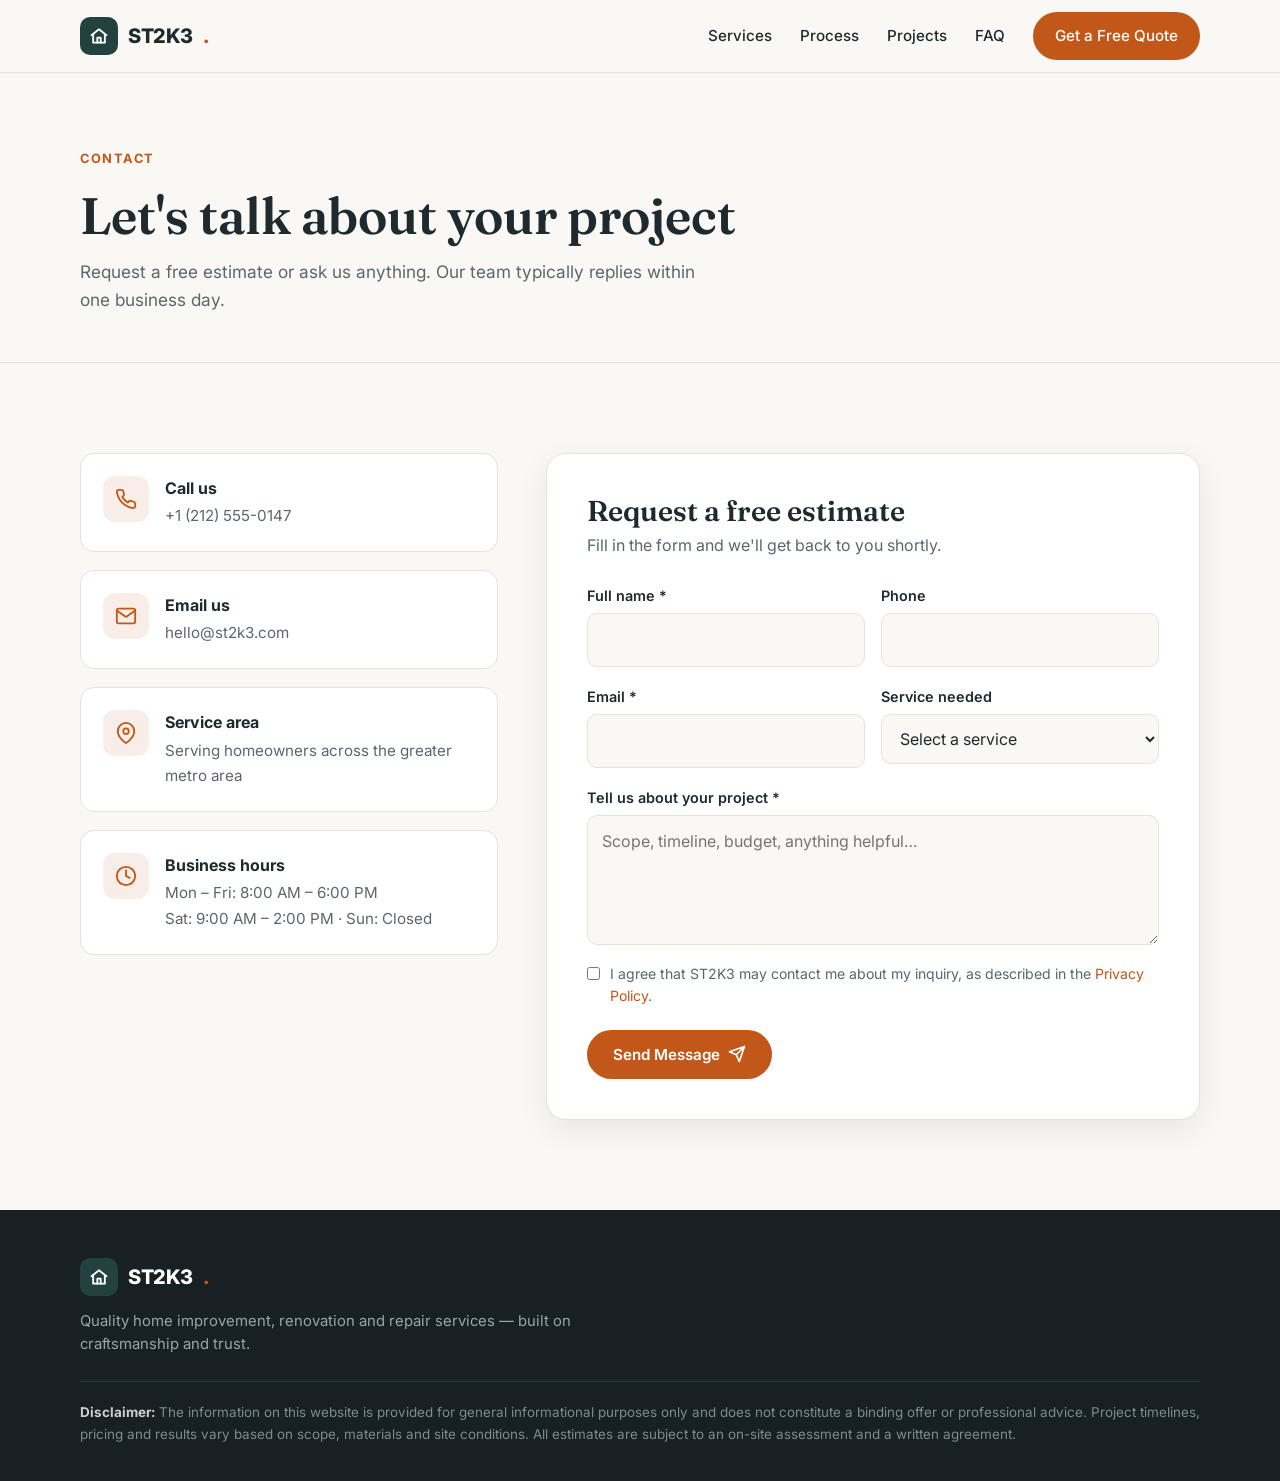
<file: contact.html>
<!DOCTYPE html>
<html lang="en">
<head>
  <meta charset="UTF-8" />
  <meta name="viewport" content="width=device-width, initial-scale=1.0" />
  <title>Contact Us | ST2K3 Home Improvement</title>
  <meta name="description" content="Contact ST2K3 Home Improvement for a free, no-obligation estimate on your renovation, remodeling or repair project." />
  <link rel="preconnect" href="https://fonts.googleapis.com" />
  <link rel="preconnect" href="https://fonts.gstatic.com" crossorigin />
  <link href="https://fonts.googleapis.com/css2?family=Fraunces:ital,wght@0,500;0,600;1,500&family=Inter:wght@400;500;600;700;800&display=swap" rel="stylesheet" />
  <link rel="stylesheet" href="styles.css" />
</head>
<body>

  <header class="site-header">
    <nav class="container nav" aria-label="Main">
      <a href="index.html" class="logo">
        <span class="logo-mark">
          <svg width="20" height="20" viewBox="0 0 24 24" fill="none" stroke="currentColor" stroke-width="2.2" stroke-linecap="round" stroke-linejoin="round"><path d="M3 11l9-7 9 7"/><path d="M5 10v10h14V10"/><path d="M10 20v-6h4v6"/></svg>
        </span>
        ST2K3<span class="dim">.</span>
      </a>
      <button class="nav-toggle" aria-label="Open menu" aria-expanded="false">
        <svg width="26" height="26" viewBox="0 0 24 24" fill="none" stroke="currentColor" stroke-width="2" stroke-linecap="round"><path d="M4 7h16M4 12h16M4 17h16"/></svg>
      </button>
      <ul class="nav-links">
        <li><a href="index.html#services">Services</a></li>
        <li><a href="index.html#process">Process</a></li>
        <li><a href="index.html#projects">Projects</a></li>
        <li><a href="index.html#faq">FAQ</a></li>
        <li><a href="contact.html" class="btn btn-primary">Get a Free Quote</a></li>
      </ul>
    </nav>
  </header>

  <main>
    <section class="page-hero">
      <div class="container">
        <span class="eyebrow">Contact</span>
        <h1>Let's talk about your project</h1>
        <p>Request a free estimate or ask us anything. Our team typically replies within one business day.</p>
      </div>
    </section>

    <section>
      <div class="container contact-grid">
        <div class="info-list">
          <div class="info-item">
            <span class="icon"><svg width="22" height="22" viewBox="0 0 24 24" fill="none" stroke="currentColor" stroke-width="2" stroke-linecap="round" stroke-linejoin="round"><path d="M22 16.9v3a2 2 0 0 1-2.2 2 19.8 19.8 0 0 1-8.6-3.1 19.5 19.5 0 0 1-6-6A19.8 19.8 0 0 1 2.1 4.2 2 2 0 0 1 4.1 2h3a2 2 0 0 1 2 1.7c.1.9.4 1.8.7 2.7a2 2 0 0 1-.5 2.1L8 9.8a16 16 0 0 0 6 6l1.3-1.3a2 2 0 0 1 2.1-.4c.9.3 1.8.6 2.7.7a2 2 0 0 1 1.7 2z"/></svg></span>
            <div><strong>Call us</strong><a href="tel:+12125550147">+1 (212) 555-0147</a></div>
          </div>
          <div class="info-item">
            <span class="icon"><svg width="22" height="22" viewBox="0 0 24 24" fill="none" stroke="currentColor" stroke-width="2" stroke-linecap="round" stroke-linejoin="round"><rect x="2" y="4" width="20" height="16" rx="2"/><path d="M22 6l-10 7L2 6"/></svg></span>
            <div><strong>Email us</strong><a href="mailto:hello@st2k3.com">hello@st2k3.com</a></div>
          </div>
          <div class="info-item">
            <span class="icon"><svg width="22" height="22" viewBox="0 0 24 24" fill="none" stroke="currentColor" stroke-width="2" stroke-linecap="round" stroke-linejoin="round"><path d="M21 10c0 7-9 13-9 13S3 17 3 10a9 9 0 0 1 18 0z"/><circle cx="12" cy="10" r="3"/></svg></span>
            <div><strong>Service area</strong><span>Serving homeowners across the greater metro area</span></div>
          </div>
          <div class="info-item">
            <span class="icon"><svg width="22" height="22" viewBox="0 0 24 24" fill="none" stroke="currentColor" stroke-width="2" stroke-linecap="round" stroke-linejoin="round"><circle cx="12" cy="12" r="10"/><path d="M12 6v6l4 2"/></svg></span>
            <div><strong>Business hours</strong><span>Mon – Fri: 8:00 AM – 6:00 PM<br />Sat: 9:00 AM – 2:00 PM · Sun: Closed</span></div>
          </div>
        </div>

        <div class="form-card">
          <h2>Request a free estimate</h2>
          <p>Fill in the form and we'll get back to you shortly.</p>
          <form id="contact-form" novalidate>
            <div class="form-row">
              <div class="field">
                <label for="name">Full name *</label>
                <input id="name" name="name" type="text" autocomplete="name" required />
              </div>
              <div class="field">
                <label for="phone">Phone</label>
                <input id="phone" name="phone" type="tel" autocomplete="tel" />
              </div>
            </div>
            <div class="form-row">
              <div class="field">
                <label for="email">Email *</label>
                <input id="email" name="email" type="email" autocomplete="email" required />
              </div>
              <div class="field">
                <label for="service">Service needed</label>
                <select id="service" name="service">
                  <option value="">Select a service</option>
                  <option>Kitchen Remodeling</option>
                  <option>Bathroom Renovation</option>
                  <option>Flooring</option>
                  <option>Interior / Exterior Painting</option>
                  <option>Roofing &amp; Siding</option>
                  <option>Repairs &amp; Handyman</option>
                  <option>Other</option>
                </select>
              </div>
            </div>
            <div class="field">
              <label for="message">Tell us about your project *</label>
              <textarea id="message" name="message" placeholder="Scope, timeline, budget, anything helpful…" required></textarea>
            </div>
            <label class="consent">
              <input type="checkbox" name="consent" required />
              <span>I agree that ST2K3 may contact me about my inquiry, as described in the <a href="privacy.html">Privacy Policy</a>.</span>
            </label>
            <button type="submit" class="btn btn-primary">
              Send Message
              <svg width="18" height="18" viewBox="0 0 24 24" fill="none" stroke="currentColor" stroke-width="2.2" stroke-linecap="round" stroke-linejoin="round"><path d="M22 2L11 13M22 2l-7 20-4-9-9-4 20-7z"/></svg>
            </button>
            <div id="form-success" class="form-success" role="status">Thanks! Your message has been received. We'll be in touch within one business day.</div>
          </form>
        </div>
      </div>
    </section>
  </main>

  <footer class="site-footer">
    <div class="container">
      <a href="index.html" class="logo"><span class="logo-mark"><svg width="20" height="20" viewBox="0 0 24 24" fill="none" stroke="currentColor" stroke-width="2.2" stroke-linecap="round" stroke-linejoin="round"><path d="M3 11l9-7 9 7"/><path d="M5 10v10h14V10"/><path d="M10 20v-6h4v6"/></svg></span>ST2K3<span class="dim">.</span></a>
      <p>Quality home improvement, renovation and repair services — built on craftsmanship and trust.</p>
      <p class="disclaimer"><strong>Disclaimer:</strong> The information on this website is provided for general informational purposes only and does not constitute a binding offer or professional advice. Project timelines, pricing and results vary based on scope, materials and site conditions. All estimates are subject to an on-site assessment and a written agreement.</p>
    </div>
  </footer>

  <script src="script.js"></script>
</body>
</html>
</file>
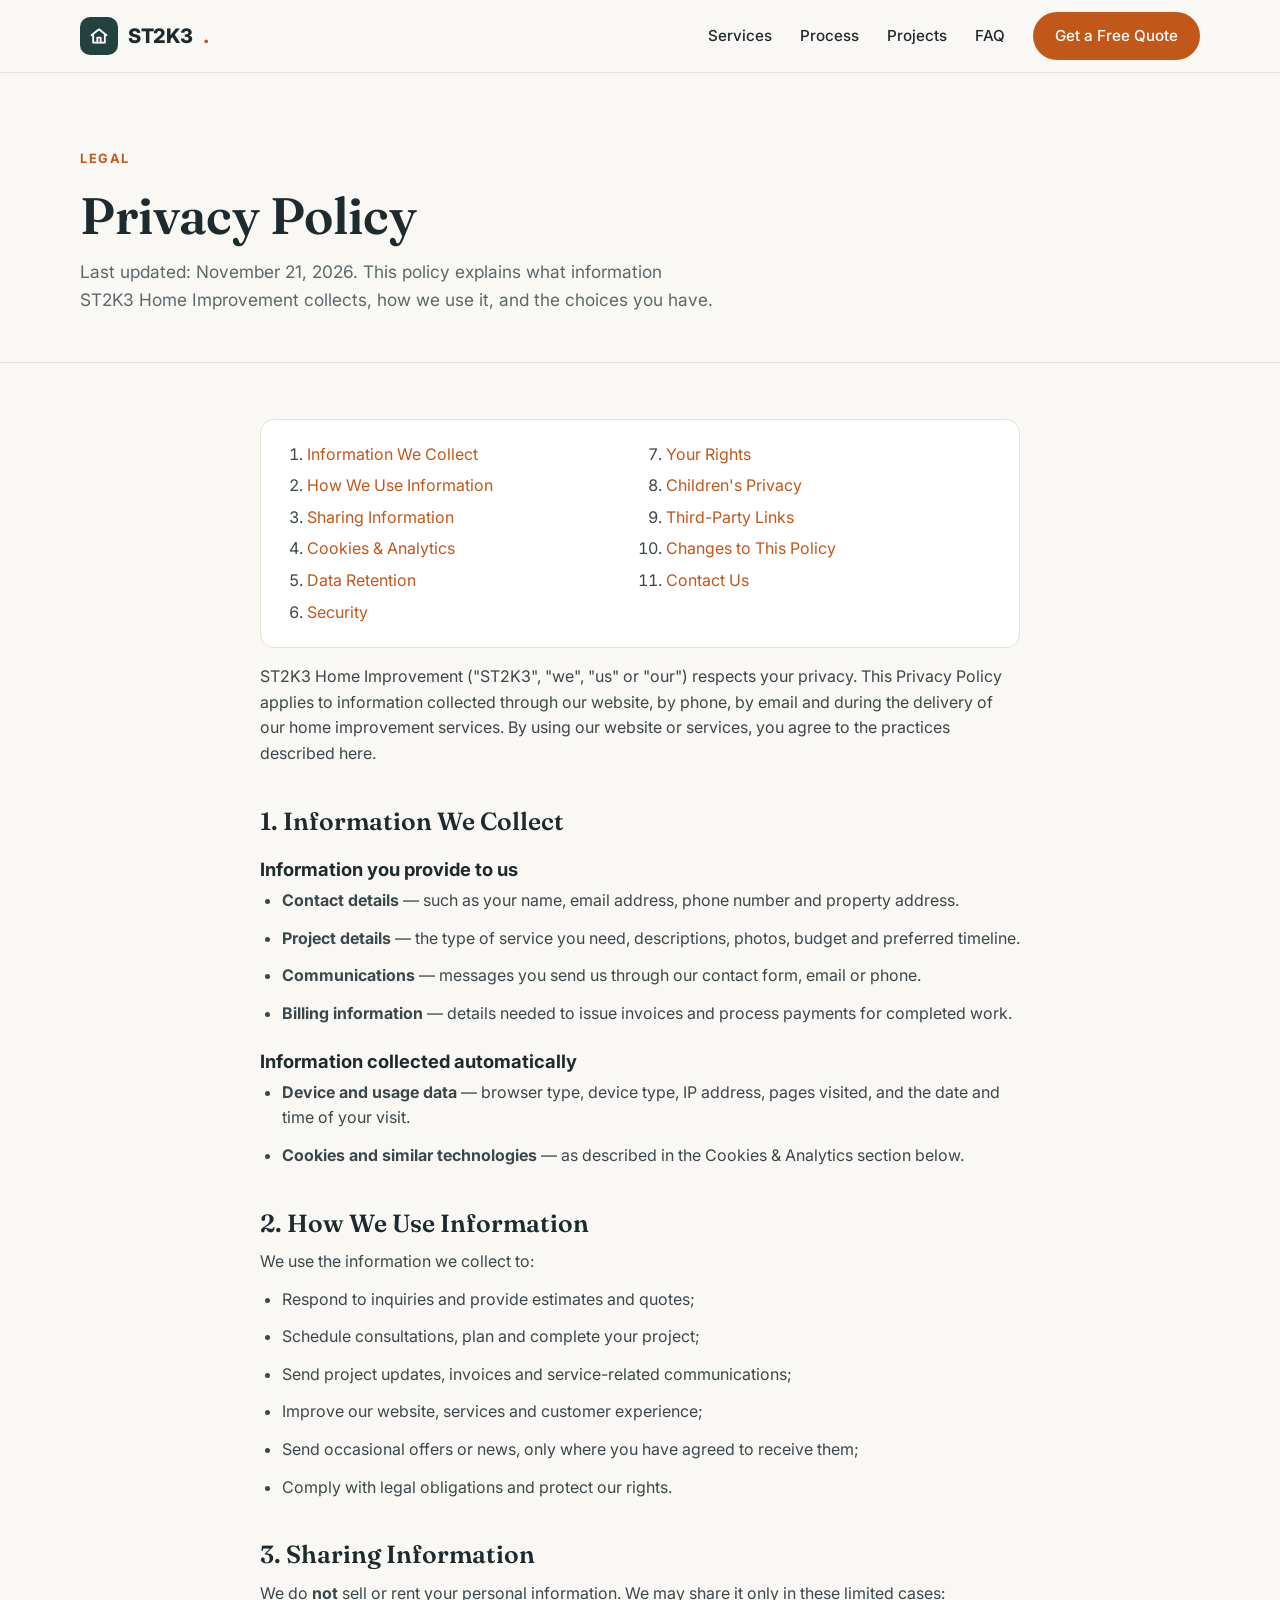
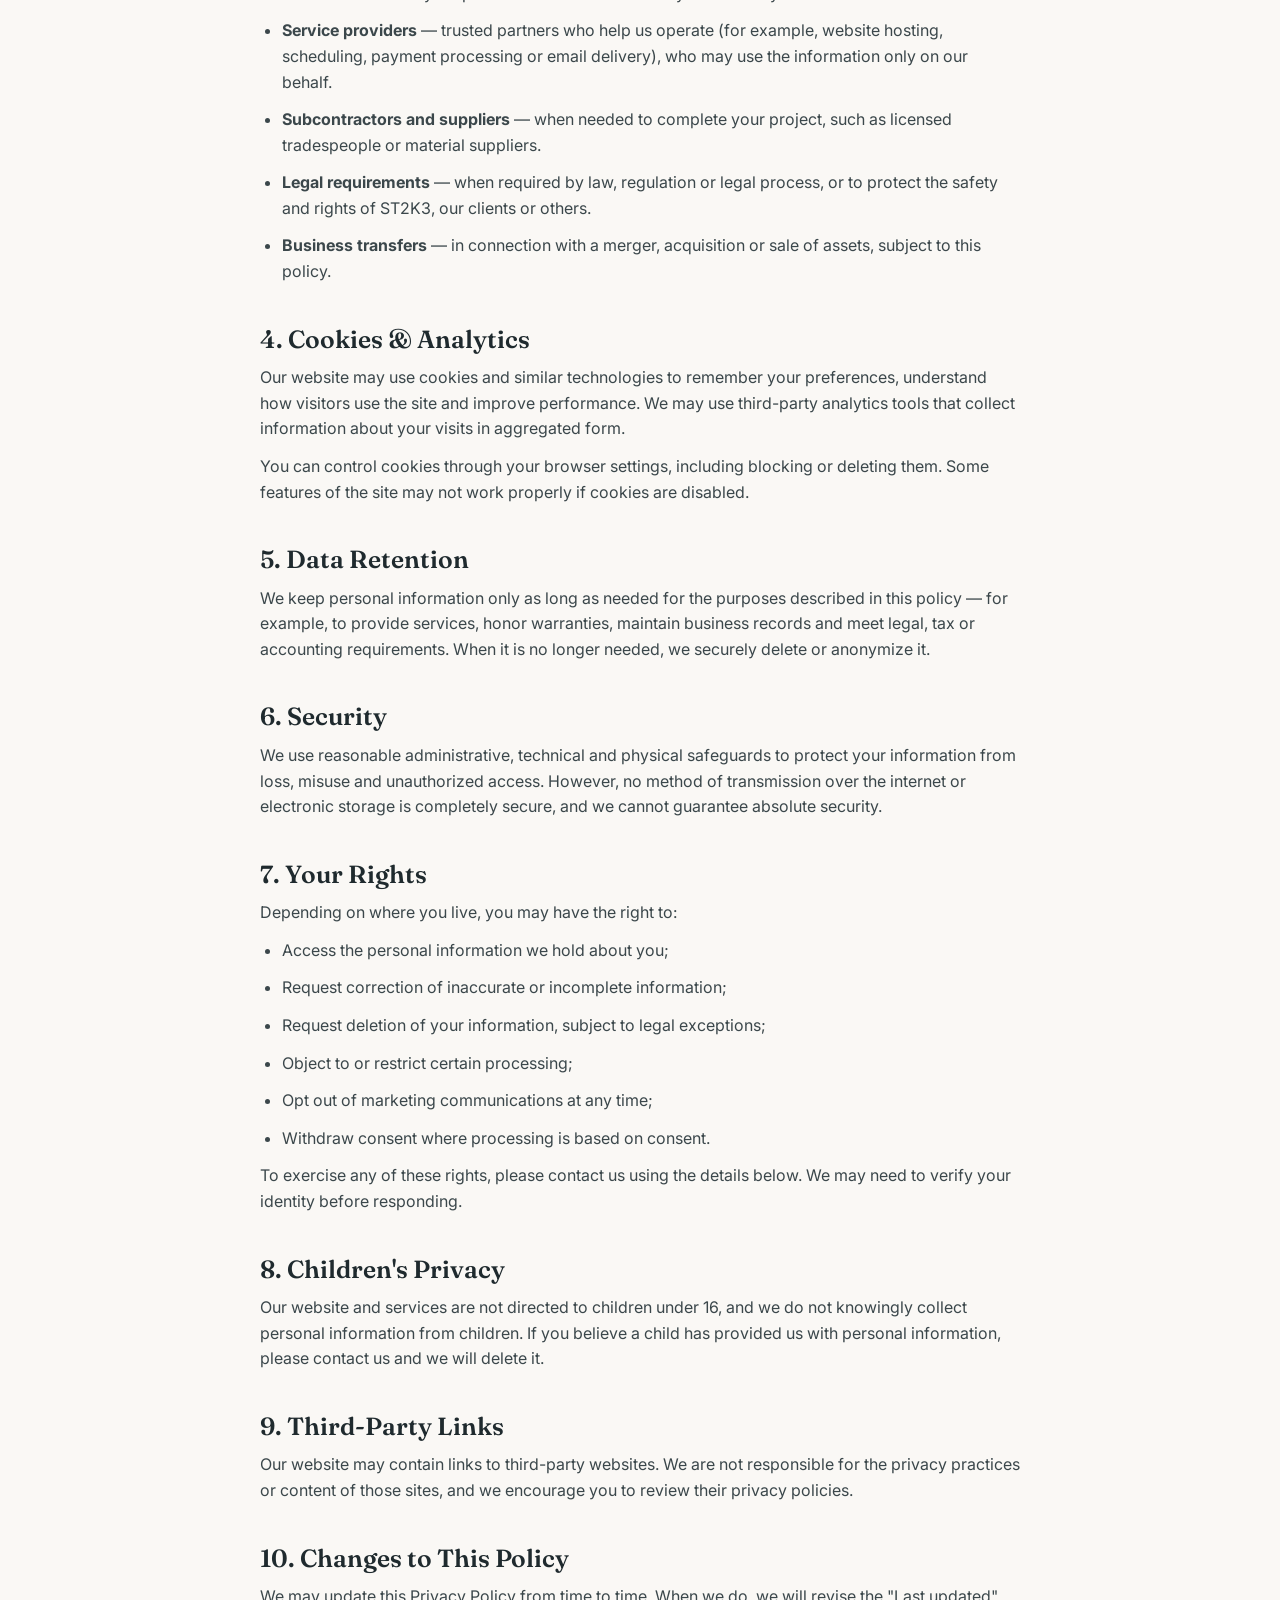
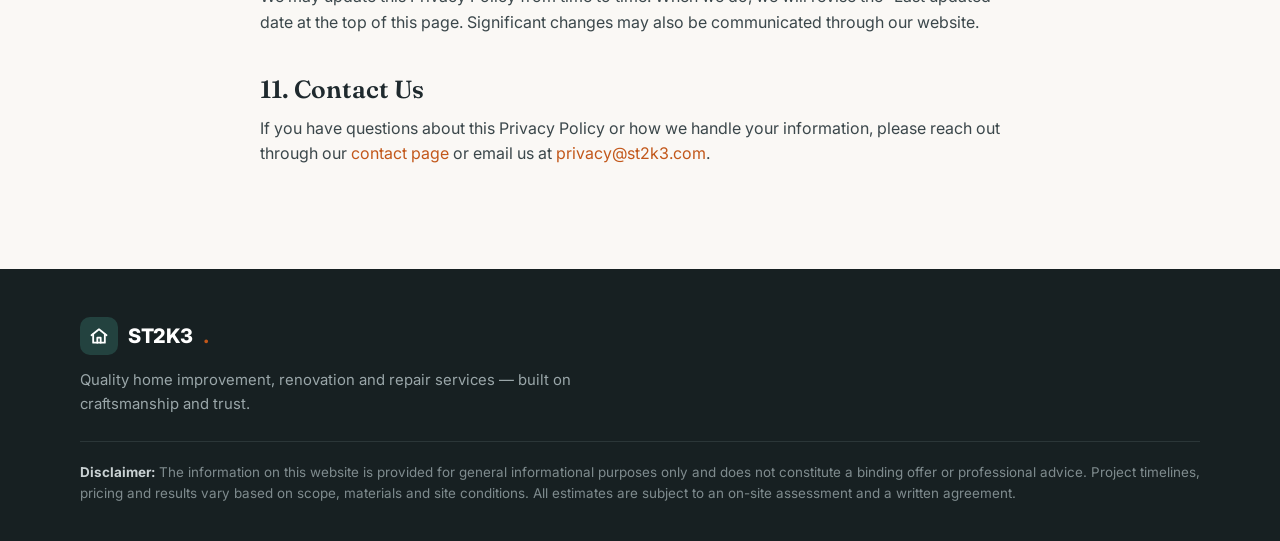
<file: privacy.html>
<!DOCTYPE html>
<html lang="en">
<head>
  <meta charset="UTF-8" />
  <meta name="viewport" content="width=device-width, initial-scale=1.0" />
  <title>Privacy Policy | ST2K3 Home Improvement</title>
  <meta name="description" content="How ST2K3 Home Improvement collects, uses and protects your personal information." />
  <link rel="preconnect" href="https://fonts.googleapis.com" />
  <link rel="preconnect" href="https://fonts.gstatic.com" crossorigin />
  <link href="https://fonts.googleapis.com/css2?family=Fraunces:ital,wght@0,500;0,600;1,500&family=Inter:wght@400;500;600;700;800&display=swap" rel="stylesheet" />
  <link rel="stylesheet" href="styles.css" />
</head>
<body>

  <header class="site-header">
    <nav class="container nav" aria-label="Main">
      <a href="index.html" class="logo">
        <span class="logo-mark">
          <svg width="20" height="20" viewBox="0 0 24 24" fill="none" stroke="currentColor" stroke-width="2.2" stroke-linecap="round" stroke-linejoin="round"><path d="M3 11l9-7 9 7"/><path d="M5 10v10h14V10"/><path d="M10 20v-6h4v6"/></svg>
        </span>
        ST2K3<span class="dim">.</span>
      </a>
      <button class="nav-toggle" aria-label="Open menu" aria-expanded="false">
        <svg width="26" height="26" viewBox="0 0 24 24" fill="none" stroke="currentColor" stroke-width="2" stroke-linecap="round"><path d="M4 7h16M4 12h16M4 17h16"/></svg>
      </button>
      <ul class="nav-links">
        <li><a href="index.html#services">Services</a></li>
        <li><a href="index.html#process">Process</a></li>
        <li><a href="index.html#projects">Projects</a></li>
        <li><a href="index.html#faq">FAQ</a></li>
        <li><a href="contact.html" class="btn btn-primary">Get a Free Quote</a></li>
      </ul>
    </nav>
  </header>

  <main>
    <section class="page-hero">
      <div class="container">
        <span class="eyebrow">Legal</span>
        <h1>Privacy Policy</h1>
        <p>Last updated: November 21, 2026. This policy explains what information ST2K3 Home Improvement collects, how we use it, and the choices you have.</p>
      </div>
    </section>

    <div class="container legal">
      <nav class="toc" aria-label="Contents">
        <ol>
          <li><a href="#collect">Information We Collect</a></li>
          <li><a href="#use">How We Use Information</a></li>
          <li><a href="#share">Sharing Information</a></li>
          <li><a href="#cookies">Cookies &amp; Analytics</a></li>
          <li><a href="#retention">Data Retention</a></li>
          <li><a href="#security">Security</a></li>
          <li><a href="#rights">Your Rights</a></li>
          <li><a href="#children">Children's Privacy</a></li>
          <li><a href="#links">Third-Party Links</a></li>
          <li><a href="#changes">Changes to This Policy</a></li>
          <li><a href="#contact">Contact Us</a></li>
        </ol>
      </nav>

      <p>ST2K3 Home Improvement ("ST2K3", "we", "us" or "our") respects your privacy. This Privacy Policy applies to information collected through our website, by phone, by email and during the delivery of our home improvement services. By using our website or services, you agree to the practices described here.</p>

      <h2 id="collect">1. Information We Collect</h2>
      <h3>Information you provide to us</h3>
      <ul>
        <li><strong>Contact details</strong> — such as your name, email address, phone number and property address.</li>
        <li><strong>Project details</strong> — the type of service you need, descriptions, photos, budget and preferred timeline.</li>
        <li><strong>Communications</strong> — messages you send us through our contact form, email or phone.</li>
        <li><strong>Billing information</strong> — details needed to issue invoices and process payments for completed work.</li>
      </ul>
      <h3>Information collected automatically</h3>
      <ul>
        <li><strong>Device and usage data</strong> — browser type, device type, IP address, pages visited, and the date and time of your visit.</li>
        <li><strong>Cookies and similar technologies</strong> — as described in the Cookies &amp; Analytics section below.</li>
      </ul>

      <h2 id="use">2. How We Use Information</h2>
      <p>We use the information we collect to:</p>
      <ul>
        <li>Respond to inquiries and provide estimates and quotes;</li>
        <li>Schedule consultations, plan and complete your project;</li>
        <li>Send project updates, invoices and service-related communications;</li>
        <li>Improve our website, services and customer experience;</li>
        <li>Send occasional offers or news, only where you have agreed to receive them;</li>
        <li>Comply with legal obligations and protect our rights.</li>
      </ul>

      <h2 id="share">3. Sharing Information</h2>
      <p>We do <strong>not</strong> sell or rent your personal information. We may share it only in these limited cases:</p>
      <ul>
        <li><strong>Service providers</strong> — trusted partners who help us operate (for example, website hosting, scheduling, payment processing or email delivery), who may use the information only on our behalf.</li>
        <li><strong>Subcontractors and suppliers</strong> — when needed to complete your project, such as licensed tradespeople or material suppliers.</li>
        <li><strong>Legal requirements</strong> — when required by law, regulation or legal process, or to protect the safety and rights of ST2K3, our clients or others.</li>
        <li><strong>Business transfers</strong> — in connection with a merger, acquisition or sale of assets, subject to this policy.</li>
      </ul>

      <h2 id="cookies">4. Cookies &amp; Analytics</h2>
      <p>Our website may use cookies and similar technologies to remember your preferences, understand how visitors use the site and improve performance. We may use third-party analytics tools that collect information about your visits in aggregated form.</p>
      <p>You can control cookies through your browser settings, including blocking or deleting them. Some features of the site may not work properly if cookies are disabled.</p>

      <h2 id="retention">5. Data Retention</h2>
      <p>We keep personal information only as long as needed for the purposes described in this policy — for example, to provide services, honor warranties, maintain business records and meet legal, tax or accounting requirements. When it is no longer needed, we securely delete or anonymize it.</p>

      <h2 id="security">6. Security</h2>
      <p>We use reasonable administrative, technical and physical safeguards to protect your information from loss, misuse and unauthorized access. However, no method of transmission over the internet or electronic storage is completely secure, and we cannot guarantee absolute security.</p>

      <h2 id="rights">7. Your Rights</h2>
      <p>Depending on where you live, you may have the right to:</p>
      <ul>
        <li>Access the personal information we hold about you;</li>
        <li>Request correction of inaccurate or incomplete information;</li>
        <li>Request deletion of your information, subject to legal exceptions;</li>
        <li>Object to or restrict certain processing;</li>
        <li>Opt out of marketing communications at any time;</li>
        <li>Withdraw consent where processing is based on consent.</li>
      </ul>
      <p>To exercise any of these rights, please contact us using the details below. We may need to verify your identity before responding.</p>

      <h2 id="children">8. Children's Privacy</h2>
      <p>Our website and services are not directed to children under 16, and we do not knowingly collect personal information from children. If you believe a child has provided us with personal information, please contact us and we will delete it.</p>

      <h2 id="links">9. Third-Party Links</h2>
      <p>Our website may contain links to third-party websites. We are not responsible for the privacy practices or content of those sites, and we encourage you to review their privacy policies.</p>

      <h2 id="changes">10. Changes to This Policy</h2>
      <p>We may update this Privacy Policy from time to time. When we do, we will revise the "Last updated" date at the top of this page. Significant changes may also be communicated through our website.</p>

      <h2 id="contact">11. Contact Us</h2>
      <p>If you have questions about this Privacy Policy or how we handle your information, please reach out through our <a href="contact.html">contact page</a> or email us at <a href="mailto:privacy@st2k3.com">privacy@st2k3.com</a>.</p>
    </div>
  </main>

  <footer class="site-footer">
    <div class="container">
      <a href="index.html" class="logo"><span class="logo-mark"><svg width="20" height="20" viewBox="0 0 24 24" fill="none" stroke="currentColor" stroke-width="2.2" stroke-linecap="round" stroke-linejoin="round"><path d="M3 11l9-7 9 7"/><path d="M5 10v10h14V10"/><path d="M10 20v-6h4v6"/></svg></span>ST2K3<span class="dim">.</span></a>
      <p>Quality home improvement, renovation and repair services — built on craftsmanship and trust.</p>
      <p class="disclaimer"><strong>Disclaimer:</strong> The information on this website is provided for general informational purposes only and does not constitute a binding offer or professional advice. Project timelines, pricing and results vary based on scope, materials and site conditions. All estimates are subject to an on-site assessment and a written agreement.</p>
    </div>
  </footer>

  <script src="script.js"></script>
</body>
</html>
</file>
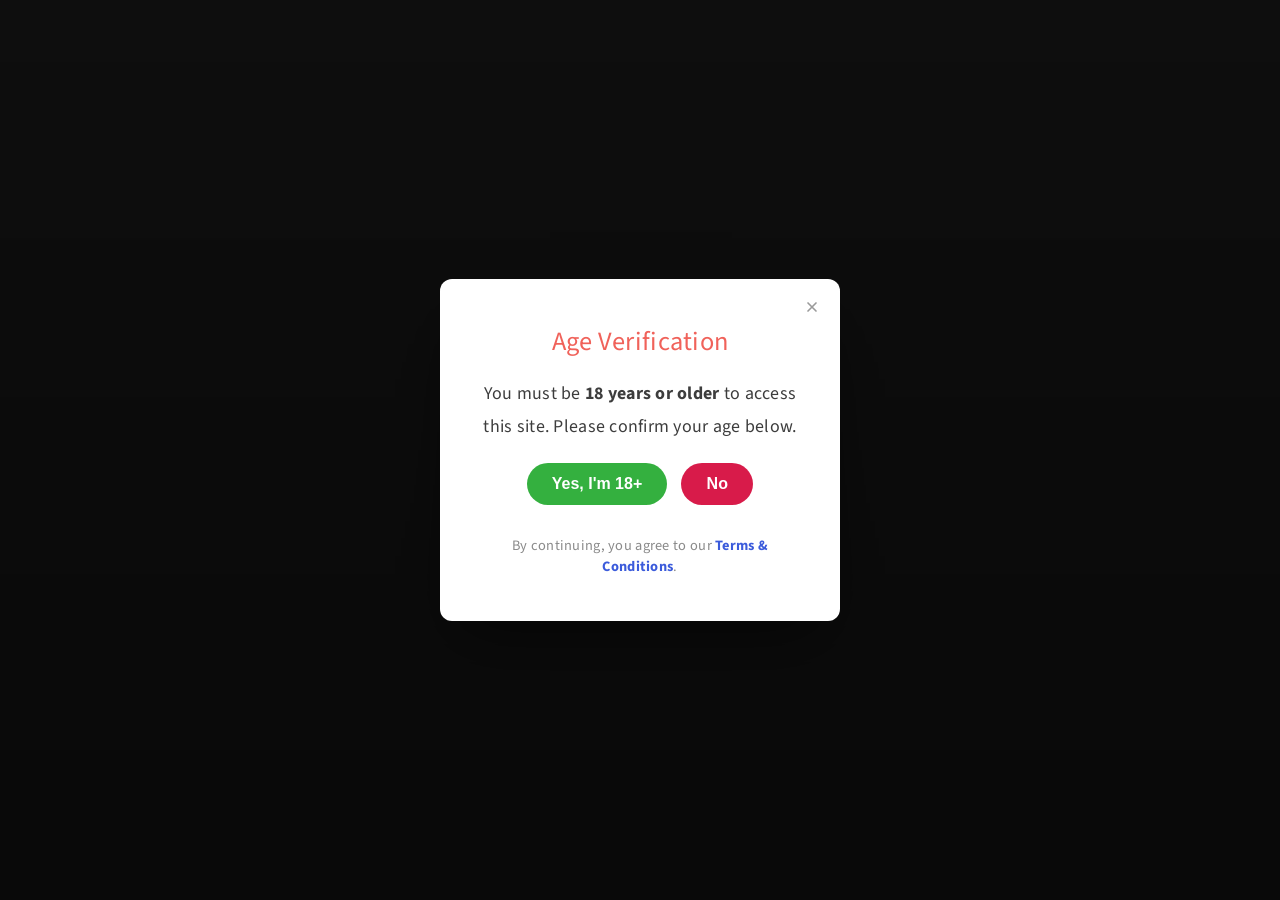
<file: verify.html>
<!DOCTYPE html>
<html lang="en">
<head>
  <meta charset="UTF-8" />
  <meta name="viewport" content="width=device-width, initial-scale=1.0" />
  <title>Age Verification | Stäke Homes</title>
  <meta name="robots" content="noindex" />
  <link rel="preconnect" href="https://fonts.googleapis.com" />
  <link rel="preconnect" href="https://fonts.gstatic.com" crossorigin />
  <link href="https://fonts.googleapis.com/css2?family=Source+Sans+3:wght@400;600;700&display=swap" rel="stylesheet" />

  <script>
    /* ============================================================
       SETTINGS: edit these values
       ============================================================ */
    const CONFIG = {
      // Background image for desktop / larger screens
      BACKGROUND_IMAGE: "https://ik.imagekit.io/v3c8xxz93/st-desk.webp",

      // Background image for phones (screens 768px wide or less)
      BACKGROUND_IMAGE_MOBILE: "https://ik.imagekit.io/v3c8xxz93/st-desk.webp",

      // Where to send the visitor when they click "Yes, I'm 18+"
      YES_URL: "index.html",

      // Where to send the visitor when they click "No"
      NO_URL: "https://www.google.com",

      // Where to send the visitor when they click the "×" close button
      CLOSE_URL: "https://www.google.com",

      // Link for "Terms & Conditions" (replace "#" with your terms page)
      TERMS_URL: "#"
    };
  </script>

  <style>
    :root {
      /* Colors: change these to restyle the popup */
      --popup-bg: #ffffff;
      --title: #f0625a;
      --text: #3d3d3d;
      --muted: #8a8a8a;
      --yes: #34b03f;
      --yes-hover: #2b9634;
      --no: #d81b4a;
      --no-hover: #b8153d;
      --link: #3b5bdb;

      /* Background blur and overlay */
      --blur: 6px;
      --overlay-top: rgba(0, 0, 0, .45);
      --overlay-bottom: rgba(0, 0, 0, .65);
    }
    * { box-sizing: border-box; margin: 0; padding: 0; }
    html, body { height: 100%; }
    body {
      font-family: "Source Sans 3", "Segoe UI", system-ui, sans-serif;
      min-height: 100vh;
      background-color: #1a1a1a;
      overflow: hidden;
    }

    /* Background image layer: fills the full screen, blurred */
    .bg {
      position: fixed;
      inset: 0;
      height: 100vh;
      height: 100dvh;
      background-image: var(--bg-desk);
      background-size: cover;
      background-position: center center;
      background-repeat: no-repeat;
      filter: blur(var(--blur));
      transform: scale(1.08); /* hides the soft edges the blur creates */
      z-index: 0;
    }
    @media (max-width: 768px) {
      .bg { background-image: var(--bg-mob, var(--bg-desk)); }
    }

    /* Overlay on top of the image */
    .overlay {
      position: fixed;
      inset: 0;
      z-index: 0;
      background: linear-gradient(180deg, var(--overlay-top), var(--overlay-bottom));
    }

    /* Full-screen layer that keeps the popup dead center */
    .stage {
      position: fixed;
      inset: 0;
      z-index: 1;
      display: flex;
      padding: 24px 16px;
      overflow-y: auto;
    }
    .card {
      position: relative;
      margin: auto;
      width: min(400px, 100%);
      background: var(--popup-bg);
      border-radius: 12px;
      padding: 48px 36px 44px;
      text-align: center;
      box-shadow: 0 24px 60px -18px rgba(0, 0, 0, .6);
      animation: pop .35s ease both;
    }
    @keyframes pop { from { opacity: 0; transform: scale(.94); } }

    h1 {
      color: var(--title);
      font-size: 1.65rem;
      font-weight: 400;
      line-height: 1.2;
      letter-spacing: .01em;
    }
    .sub {
      color: var(--text);
      font-size: 1.12rem;
      line-height: 1.85;
      letter-spacing: .015em;
      margin: 18px 0 20px;
    }
    .sub strong { font-weight: 700; }

    .actions { display: flex; justify-content: center; gap: 14px; flex-wrap: wrap; }
    .btn {
      font-family: Arial, Helvetica, sans-serif;
      font-size: 1rem;
      font-weight: 700;
      color: #fff;
      border: 0;
      border-radius: 999px;
      padding: 12px 25px;
      cursor: pointer;
      transition: background .2s, transform .15s;
    }
    .btn:hover { transform: translateY(-1px); }
    .btn:active { transform: translateY(0); }
    .btn:focus-visible { outline: 3px solid rgba(59, 91, 219, .5); outline-offset: 3px; }
    .btn-yes { background: var(--yes); }
    .btn-yes:hover { background: var(--yes-hover); }
    .btn-no { background: var(--no); min-width: 72px; }
    .btn-no:hover { background: var(--no-hover); }

    .close {
      position: absolute;
      top: 12px;
      right: 12px;
      width: 32px;
      height: 32px;
      display: grid;
      place-items: center;
      border: 0;
      border-radius: 50%;
      background: transparent;
      color: #9a9a9a;
      cursor: pointer;
      transition: background .2s, color .2s;
    }
    .close:hover { background: #f1f1f1; color: #333; }
    .close:focus-visible { outline: 3px solid rgba(59, 91, 219, .5); outline-offset: 2px; }
    .close svg { width: 16px; height: 16px; }

    .fine {
      margin-top: 30px;
      color: var(--muted);
      font-size: .9rem;
      letter-spacing: .02em;
    }
    .fine a { color: var(--link); font-weight: 700; text-decoration: none; }
    .fine a:hover { text-decoration: underline; }

    @media (max-width: 420px) {
      .card { padding: 38px 22px 32px; }
      .sub { font-size: 1.02rem; }
    }
    @media (prefers-reduced-motion: reduce) {
      * { animation: none !important; transition: none !important; }
    }
  </style>
</head>
<body>

  <div class="bg" id="bg" aria-hidden="true"></div>
  <div class="overlay" aria-hidden="true"></div>

  <div class="stage">
    <main class="card" role="dialog" aria-labelledby="title" aria-describedby="desc">
      <button class="close" id="closeBtn" type="button" aria-label="Close">
        <svg viewBox="0 0 24 24" fill="none" stroke="currentColor" stroke-width="2.5" stroke-linecap="round"><path d="M6 6l12 12M18 6L6 18"/></svg>
      </button>
      <h1 id="title">Age Verification</h1>
      <p class="sub" id="desc">You must be <strong>18 years or older</strong> to access this site. Please confirm your age below.</p>
      <div class="actions">
        <button class="btn btn-yes" id="yesBtn" type="button">Yes, I'm 18+</button>
        <button class="btn btn-no" id="noBtn" type="button">No</button>
      </div>
      <p class="fine">By continuing, you agree to our <a href="#" id="termsLink">Terms &amp; Conditions</a>.</p>
    </main>
  </div>

  <script>
    // Apply the desktop and mobile background images
    function cssUrl(u) { return 'url("' + u.replace(/"/g, '%22') + '")'; }
    var bg = document.getElementById("bg");
    if (CONFIG.BACKGROUND_IMAGE) bg.style.setProperty("--bg-desk", cssUrl(CONFIG.BACKGROUND_IMAGE));
    if (CONFIG.BACKGROUND_IMAGE_MOBILE) bg.style.setProperty("--bg-mob", cssUrl(CONFIG.BACKGROUND_IMAGE_MOBILE));

    document.getElementById("termsLink").href = CONFIG.TERMS_URL;

    document.getElementById("yesBtn").addEventListener("click", function () {
      window.location.href = CONFIG.YES_URL;
    });
    document.getElementById("noBtn").addEventListener("click", function () {
      window.location.href = CONFIG.NO_URL;
    });
    document.getElementById("closeBtn").addEventListener("click", function () {
      window.location.href = CONFIG.CLOSE_URL;
    });
  </script>
</body>
</html>
</file>
<file: styles.css>
:root {
  --bg: #faf8f5;
  --surface: #ffffff;
  --ink: #1f2a2e;
  --muted: #5b676b;
  --line: #e6e1d9;
  --brand: #c2571a;
  --brand-dark: #9c4312;
  --accent: #23423f;
  --radius: 14px;
  --shadow: 0 10px 30px rgba(31, 42, 46, 0.08);
  --max: 1160px;
}

* { box-sizing: border-box; margin: 0; padding: 0; }
html { scroll-behavior: smooth; }
body {
  font-family: "Inter", system-ui, -apple-system, "Segoe UI", Roboto, sans-serif;
  background: var(--bg);
  color: var(--ink);
  line-height: 1.6;
  -webkit-font-smoothing: antialiased;
}
img { max-width: 100%; display: block; }
a { color: var(--brand); text-decoration: none; }
a:hover { color: var(--brand-dark); }
h1, h2, h3 { font-family: "Fraunces", Georgia, serif; line-height: 1.15; font-weight: 600; }

.container { width: 100%; max-width: var(--max); margin: 0 auto; padding: 0 20px; }

/* Header */
.site-header {
  position: sticky; top: 0; z-index: 50;
  background: rgba(250, 248, 245, 0.92);
  backdrop-filter: blur(10px);
  border-bottom: 1px solid var(--line);
}
.nav { display: flex; align-items: center; justify-content: space-between; height: 72px; }
.logo { display: flex; align-items: center; gap: 10px; font-weight: 800; font-size: 1.25rem; color: var(--ink); letter-spacing: -0.02em; }
.logo-mark {
  width: 38px; height: 38px; border-radius: 10px; background: var(--accent);
  display: grid; place-items: center; color: #fff;
}
.logo span.dim { color: var(--brand); }
.nav-links { display: flex; gap: 28px; list-style: none; align-items: center; }
.nav-links a { color: var(--ink); font-weight: 500; font-size: 0.95rem; }
.nav-links a:hover, .nav-links a.active { color: var(--brand); }
.nav-toggle { display: none; background: none; border: 0; cursor: pointer; padding: 8px; color: var(--ink); }

/* Buttons */
.btn {
  display: inline-flex; align-items: center; gap: 8px;
  padding: 13px 24px; border-radius: 999px; font-weight: 600; font-size: 0.95rem;
  border: 2px solid transparent; cursor: pointer; transition: all .2s ease;
  font-family: inherit;
}
.btn-primary { background: var(--brand); color: #fff; }
.btn-primary:hover { background: var(--brand-dark); color: #fff; transform: translateY(-1px); }
.btn-outline { border-color: var(--ink); color: var(--ink); background: transparent; }
.btn-outline:hover { background: var(--ink); color: #fff; }
.nav-links .btn { color: #fff; padding: 10px 20px; }

/* Hero */
.hero { padding: 80px 0 90px; position: relative; overflow: hidden; }
.hero-grid { display: grid; grid-template-columns: 1.1fr 1fr; gap: 56px; align-items: center; }
.eyebrow {
  display: inline-block; font-size: 0.8rem; font-weight: 700; text-transform: uppercase;
  letter-spacing: 0.12em; color: var(--brand); margin-bottom: 18px;
}
.hero h1 { font-size: clamp(2.4rem, 5vw, 3.9rem); margin-bottom: 22px; letter-spacing: -0.02em; }
.hero h1 em { font-style: italic; color: var(--brand); }
.hero p.lead { font-size: 1.15rem; color: var(--muted); max-width: 520px; margin-bottom: 32px; }
.hero-actions { display: flex; gap: 14px; flex-wrap: wrap; }
.hero-stats { display: flex; gap: 36px; margin-top: 44px; flex-wrap: wrap; }
.hero-stats strong { display: block; font-family: "Fraunces", serif; font-size: 2rem; color: var(--accent); }
.hero-stats span { font-size: 0.88rem; color: var(--muted); }

.hero-visual { position: relative; }
.hero-visual img {
  border-radius: 24px; box-shadow: var(--shadow); aspect-ratio: 4/5; object-fit: cover; width: 100%;
}
.hero-badge {
  position: absolute; left: -24px; bottom: 36px; background: var(--surface);
  padding: 16px 20px; border-radius: var(--radius); box-shadow: var(--shadow);
  display: flex; gap: 12px; align-items: center; font-size: 0.9rem;
}
.hero-badge .stars { color: #e3a008; letter-spacing: 2px; }

/* Sections */
section { padding: 90px 0; }
.section-head { text-align: center; max-width: 640px; margin: 0 auto 56px; }
.section-head h2 { font-size: clamp(2rem, 3.5vw, 2.7rem); margin-bottom: 14px; }
.section-head p { color: var(--muted); font-size: 1.05rem; }
.alt { background: var(--surface); border-top: 1px solid var(--line); border-bottom: 1px solid var(--line); }

/* Services */
.services-grid { display: grid; grid-template-columns: repeat(3, 1fr); gap: 24px; }
.card {
  background: var(--surface); border: 1px solid var(--line); border-radius: var(--radius);
  padding: 32px 28px; transition: transform .2s ease, box-shadow .2s ease;
}
.alt .card { background: var(--bg); }
.card:hover { transform: translateY(-4px); box-shadow: var(--shadow); }
.card .icon {
  width: 52px; height: 52px; border-radius: 12px; background: rgba(194, 87, 26, 0.1);
  color: var(--brand); display: grid; place-items: center; margin-bottom: 20px;
}
.card h3 { font-size: 1.3rem; margin-bottom: 10px; }
.card p { color: var(--muted); font-size: 0.97rem; }

/* Value strip */
.value-strip { padding: 0 0 70px; }
.value-grid {
  display: grid; grid-template-columns: repeat(4, 1fr); gap: 0;
  background: var(--surface); border: 1px solid var(--line); border-radius: 20px; box-shadow: var(--shadow);
}
.value-item { display: flex; gap: 14px; align-items: center; padding: 26px 24px; }
.value-item + .value-item { border-left: 1px solid var(--line); }
.value-item .icon {
  flex: none; width: 44px; height: 44px; border-radius: 12px; background: rgba(35, 66, 63, 0.1);
  color: var(--accent); display: grid; place-items: center;
}
.value-item strong { display: block; font-size: 0.98rem; }
.value-item span { color: var(--muted); font-size: 0.86rem; }

/* Popular upgrades */
.upgrades-grid { display: grid; grid-template-columns: repeat(3, 1fr); gap: 24px; align-items: stretch; }
.upgrade {
  background: var(--surface); border: 1px solid var(--line); border-radius: 20px; padding: 32px 28px;
  display: flex; flex-direction: column;
}
.upgrade.featured { background: var(--accent); color: #fff; border-color: var(--accent); box-shadow: var(--shadow); }
.upgrade-top { display: flex; justify-content: space-between; align-items: flex-start; gap: 12px; margin-bottom: 10px; }
.upgrade h3 { font-size: 1.35rem; }
.upgrade .tag {
  flex: none; font-size: 0.78rem; font-weight: 700; padding: 5px 11px; border-radius: 999px;
  background: rgba(194, 87, 26, 0.12); color: var(--brand);
}
.upgrade.featured .tag { background: rgba(255,255,255,.16); color: #fff; }
.upgrade > p { color: var(--muted); margin-bottom: 18px; }
.upgrade.featured > p { color: rgba(255,255,255,.8); }
.upgrade ul { list-style: none; display: grid; gap: 10px; margin-bottom: 24px; }
.upgrade li { padding-left: 26px; position: relative; font-size: 0.96rem; }
.upgrade li::before {
  content: ""; position: absolute; left: 0; top: 7px; width: 14px; height: 8px;
  border-left: 2.5px solid var(--brand); border-bottom: 2.5px solid var(--brand); transform: rotate(-45deg);
}
.upgrade.featured li::before { border-color: #f0a46f; }
.upgrade .btn { margin-top: auto; align-self: flex-start; }

/* Tips */
.tips-grid { display: grid; grid-template-columns: repeat(3, 1fr); gap: 24px; }
.tip {
  background: var(--bg); border: 1px solid var(--line); border-radius: var(--radius); padding: 30px 28px;
  border-top: 4px solid var(--brand);
}
.tip-cat {
  display: inline-block; font-size: 0.75rem; font-weight: 700; text-transform: uppercase;
  letter-spacing: 0.1em; color: var(--accent); margin-bottom: 12px;
}
.tip h3 { font-size: 1.25rem; margin-bottom: 10px; }
.tip p { color: var(--muted); font-size: 0.96rem; }

/* Why us */
.split { display: grid; grid-template-columns: 1fr 1fr; gap: 64px; align-items: center; }
.split img { border-radius: 24px; box-shadow: var(--shadow); aspect-ratio: 1/1; object-fit: cover; }
.split h2 { font-size: clamp(2rem, 3.5vw, 2.6rem); margin-bottom: 18px; }
.split > div > p { color: var(--muted); margin-bottom: 28px; }
.checklist { list-style: none; display: grid; gap: 18px; }
.checklist li { display: flex; gap: 14px; }
.checklist .tick {
  flex: none; width: 28px; height: 28px; border-radius: 50%; background: var(--accent);
  color: #fff; display: grid; place-items: center; margin-top: 2px;
}
.checklist strong { display: block; }
.checklist span { color: var(--muted); font-size: 0.95rem; }

/* Process */
.steps { display: grid; grid-template-columns: repeat(4, 1fr); gap: 24px; counter-reset: step; }
.step { position: relative; padding-top: 12px; }
.step::before {
  counter-increment: step; content: "0" counter(step);
  font-family: "Fraunces", serif; font-size: 2.6rem; color: var(--brand); opacity: .9;
  display: block; margin-bottom: 8px;
}
.step h3 { font-size: 1.2rem; margin-bottom: 8px; }
.step p { color: var(--muted); font-size: 0.95rem; }

/* Gallery */
.gallery { display: grid; grid-template-columns: repeat(4, 1fr); grid-auto-rows: 220px; gap: 16px; }
.gallery figure { position: relative; overflow: hidden; border-radius: var(--radius); }
.gallery figure.tall { grid-row: span 2; }
.gallery figure.wide { grid-column: span 2; }
.gallery img { width: 100%; height: 100%; object-fit: cover; transition: transform .5s ease; }
.gallery figure:hover img { transform: scale(1.05); }
.gallery figcaption {
  position: absolute; left: 12px; bottom: 12px; background: rgba(255,255,255,.92);
  padding: 6px 12px; border-radius: 999px; font-size: 0.82rem; font-weight: 600;
}

/* Testimonials */
.testimonials { display: grid; grid-template-columns: repeat(3, 1fr); gap: 24px; }
.quote p { font-size: 1.02rem; margin-bottom: 20px; }
.quote .who { display: flex; align-items: center; gap: 12px; }
.quote .avatar {
  width: 44px; height: 44px; border-radius: 50%; background: var(--accent); color: #fff;
  display: grid; place-items: center; font-weight: 700;
}
.quote .who small { display: block; color: var(--muted); }
.quote .stars { color: #e3a008; letter-spacing: 2px; margin-bottom: 14px; }

/* FAQ */
.faq { max-width: 780px; margin: 0 auto; }
.faq details {
  border-bottom: 1px solid var(--line); padding: 22px 0;
}
.faq summary {
  cursor: pointer; font-weight: 600; font-size: 1.08rem; list-style: none;
  display: flex; justify-content: space-between; gap: 16px;
}
.faq summary::-webkit-details-marker { display: none; }
.faq summary::after { content: "+"; font-size: 1.5rem; color: var(--brand); line-height: 1; }
.faq details[open] summary::after { content: "−"; }
.faq details p { color: var(--muted); margin-top: 12px; }

/* CTA */
.cta {
  background: var(--accent); color: #fff; border-radius: 28px; padding: 64px 56px;
  display: flex; justify-content: space-between; align-items: center; gap: 32px; flex-wrap: wrap;
}
.cta h2 { font-size: clamp(1.8rem, 3vw, 2.5rem); margin-bottom: 10px; }
.cta p { opacity: .85; }
.cta .btn-outline { border-color: #fff; color: #fff; }
.cta .btn-outline:hover { background: #fff; color: var(--accent); }

/* Page hero (inner pages) */
.page-hero { padding: 72px 0 48px; border-bottom: 1px solid var(--line); }
.page-hero h1 { font-size: clamp(2.2rem, 4.5vw, 3.2rem); margin-bottom: 12px; }
.page-hero p { color: var(--muted); font-size: 1.08rem; max-width: 640px; }

/* Legal */
.legal { max-width: 800px; padding: 56px 20px 90px; }
.legal h2 { font-size: 1.55rem; margin: 40px 0 12px; }
.legal h3 { font-size: 1.15rem; margin: 24px 0 8px; font-family: inherit; font-weight: 700; }
.legal p, .legal li { color: #3b474b; margin-bottom: 12px; }
.legal ul { padding-left: 22px; margin-bottom: 12px; }
.legal .toc {
  background: var(--surface); border: 1px solid var(--line); border-radius: var(--radius);
  padding: 22px 26px; margin-bottom: 16px;
}
.legal .toc ol { padding-left: 20px; columns: 2; column-gap: 32px; }
.legal .toc li { margin-bottom: 6px; }

/* Contact */
.contact-grid { display: grid; grid-template-columns: 1fr 1.4fr; gap: 48px; align-items: start; }
.info-list { display: grid; gap: 18px; }
.info-item {
  display: flex; gap: 16px; background: var(--surface); border: 1px solid var(--line);
  border-radius: var(--radius); padding: 22px;
}
.info-item .icon {
  flex: none; width: 46px; height: 46px; border-radius: 12px; background: rgba(194, 87, 26, 0.1);
  color: var(--brand); display: grid; place-items: center;
}
.info-item strong { display: block; margin-bottom: 2px; }
.info-item span, .info-item a { color: var(--muted); font-size: 0.95rem; }
.form-card {
  background: var(--surface); border: 1px solid var(--line); border-radius: 20px;
  padding: 40px; box-shadow: var(--shadow);
}
.form-card h2 { font-size: 1.8rem; margin-bottom: 6px; }
.form-card > p { color: var(--muted); margin-bottom: 26px; }
.form-row { display: grid; grid-template-columns: 1fr 1fr; gap: 16px; }
.field { display: flex; flex-direction: column; gap: 6px; margin-bottom: 18px; }
.field label { font-weight: 600; font-size: 0.9rem; }
.field input, .field select, .field textarea {
  font: inherit; padding: 13px 14px; border: 1.5px solid var(--line); border-radius: 10px;
  background: var(--bg); color: var(--ink); transition: border-color .2s ease;
}
.field textarea { min-height: 130px; resize: vertical; }
.field input:focus, .field select:focus, .field textarea:focus { outline: none; border-color: var(--brand); background: #fff; }
.consent { display: flex; gap: 10px; align-items: flex-start; font-size: 0.88rem; color: var(--muted); margin-bottom: 22px; }
.consent input { margin-top: 4px; accent-color: var(--brand); }
.form-success {
  display: none; background: #e8f3ee; color: #1d5c42; border: 1px solid #bfdccd;
  padding: 16px 18px; border-radius: 10px; margin-top: 18px; font-weight: 500;
}
.form-success.show { display: block; }

/* Footer */
.site-footer { background: #172022; color: #c9d1d3; padding: 48px 0 36px; }
.site-footer .logo { color: #fff; margin-bottom: 14px; }
.site-footer p { font-size: 0.93rem; color: #9aa6a9; max-width: 560px; }
.site-footer .disclaimer {
  max-width: none; margin-top: 24px; padding-top: 20px; border-top: 1px solid #2b3638;
  font-size: 0.84rem; color: #7f8b8e;
}
.site-footer .disclaimer strong { color: #c9d1d3; }

/* Responsive */
@media (max-width: 960px) {
  .hero-grid, .split, .contact-grid { grid-template-columns: 1fr; }
  .hero-visual { max-width: 520px; }
  .services-grid, .testimonials { grid-template-columns: 1fr 1fr; }
  .upgrades-grid, .tips-grid { grid-template-columns: 1fr; max-width: 560px; margin: 0 auto; }
  .value-grid { grid-template-columns: 1fr 1fr; }
  .value-item:nth-child(3) { border-left: 0; }
  .value-item:nth-child(n+3) { border-top: 1px solid var(--line); }
  .steps { grid-template-columns: 1fr 1fr; }
  .gallery { grid-template-columns: 1fr 1fr; }
}
@media (max-width: 760px) {
  .nav-toggle { display: block; }
  .nav-links {
    position: absolute; top: 72px; left: 0; right: 0; flex-direction: column; align-items: stretch;
    background: var(--bg); border-bottom: 1px solid var(--line); padding: 16px 20px 24px; gap: 4px;
    display: none;
  }
  .nav-links.open { display: flex; }
  .nav-links a { display: block; padding: 10px 0; }
  .nav-links .btn { justify-content: center; margin-top: 8px; }
  section { padding: 64px 0; }
  .hero { padding: 48px 0 64px; }
  .hero-badge { left: 12px; }
  .services-grid, .testimonials, .steps, .form-row { grid-template-columns: 1fr; }
  .value-strip { padding-bottom: 48px; }
  .value-grid { grid-template-columns: 1fr; }
  .value-item + .value-item { border-left: 0; border-top: 1px solid var(--line); }
  .gallery { grid-auto-rows: 180px; }
  .gallery figure.wide { grid-column: span 2; }
  .cta { padding: 44px 28px; }
  .form-card { padding: 28px 22px; }
  .legal .toc ol { columns: 1; }
}
</file>
